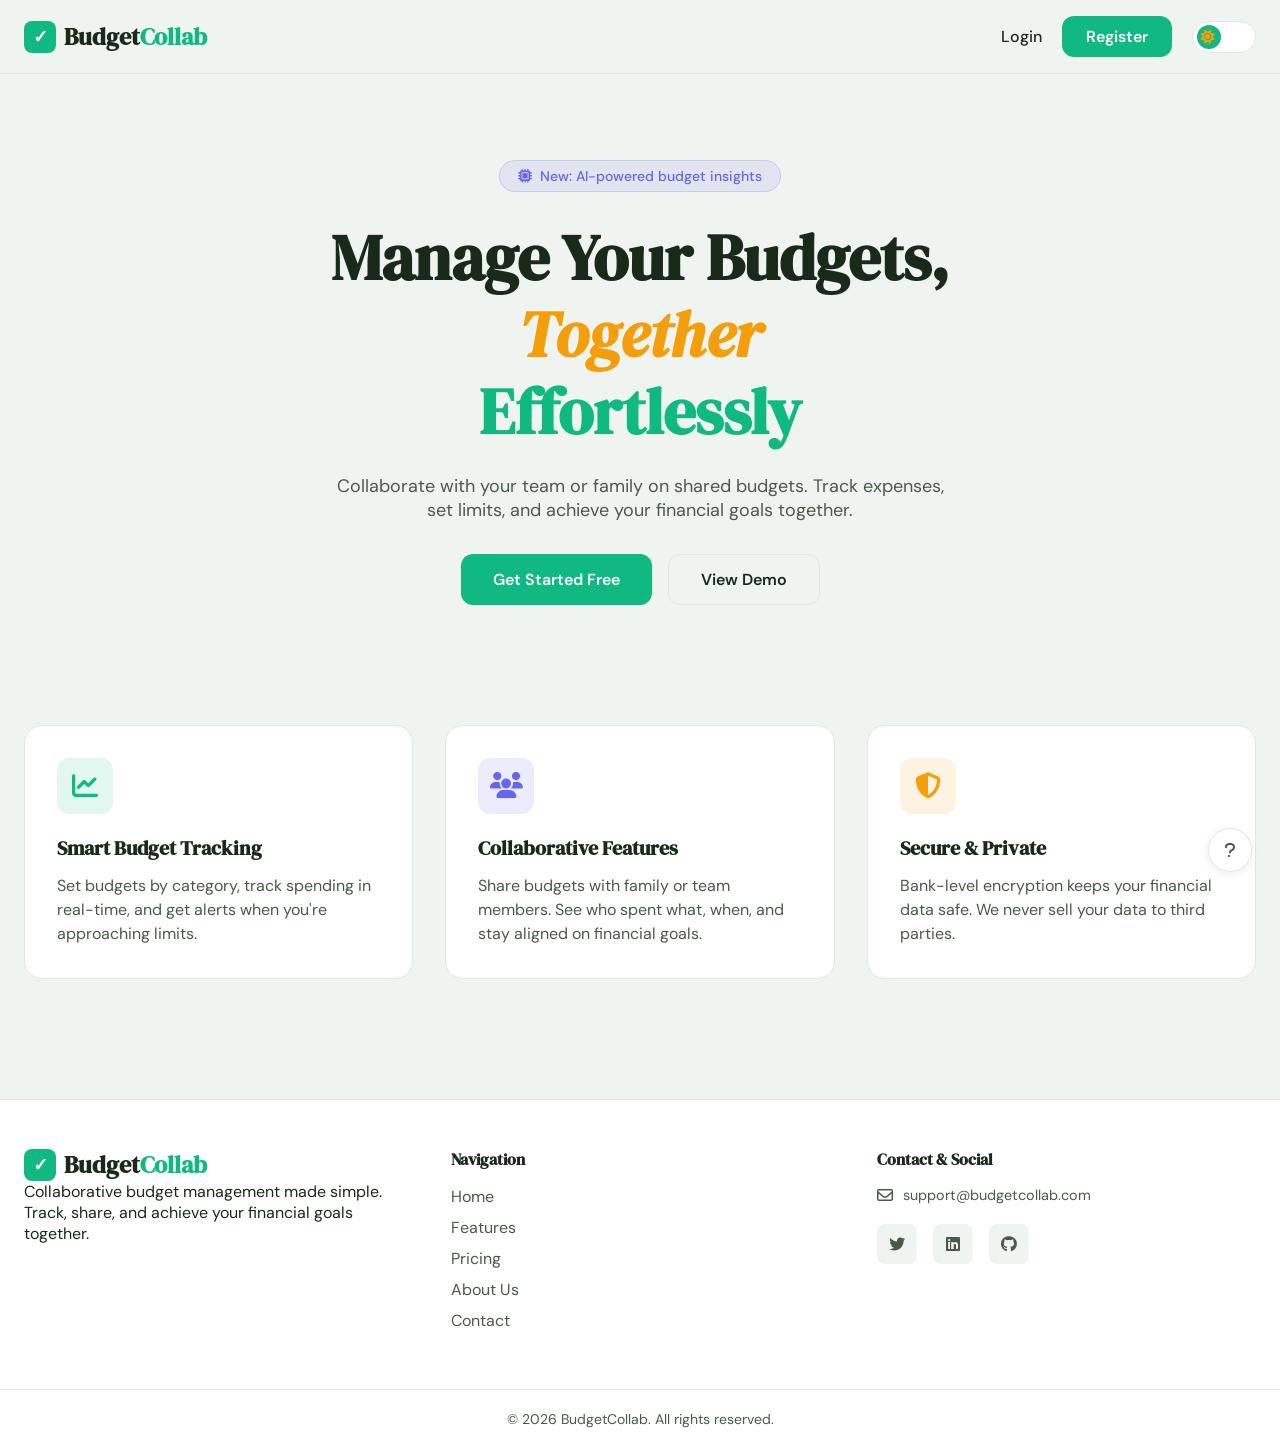
<file: frontend/pages/index.html>
<!DOCTYPE html>
<html lang="en">
<head>
    <meta charset="UTF-8">
    <meta name="viewport" content="width=device-width, initial-scale=1.0">
    <title>BudgetCollab | Collaborative Budget Management</title>
    <link href="https://fonts.googleapis.com/css2?family=DM+Sans:opsz,wght@9..40,400;9..40,500;9..40,600;9..40,700&family=DM+Serif+Display:ital@0;1&display=swap" rel="stylesheet">
    <link rel="stylesheet" href="https://cdnjs.cloudflare.com/ajax/libs/font-awesome/6.5.1/css/all.min.css">
    <link rel="stylesheet" href="../css/style.css">
</head>
<body class="landing-page">
    <nav class="landing-nav">
        <div class="nav-container">
            <div class="logo">
                <div class="logo-icon">✓</div>
                <span class="logo-text">Budget<span class="logo-highlight">Collab</span></span>
            </div>
            <div class="nav-links">
                <a href="login.html" class="nav-link">Login</a>
                <a href="register.html" class="btn-primary">Register</a>
                <button class="theme-toggle" id="themeToggle" aria-label="Toggle theme">
                    <i class="fas fa-sun toggle-icon" id="toggleIcon"></i>
                    <div class="toggle-knob"></div>
                </button>
            </div>
        </div>
    </nav>

    <main class="landing-main">
        <section class="banner-section">
            <div class="banner-badge">
                <i class="fas fa-microchip"></i> New: AI-powered budget insights
            </div>
            <h1 class="banner-title">
                Manage Your Budgets, <span class="highlight-amber">Together</span><br>
                <span class="highlight-green">Effortlessly</span>
            </h1>
            <p class="banner-subtitle">
                Collaborate with your team or family on shared budgets. Track expenses, <br>
                set limits, and achieve your financial goals together.
            </p>
            <div class="banner-buttons">
                <a href="register.html" class="btn-primary btn-large">Get Started Free</a>
                <a href="#features" class="btn-secondary btn-large">View Demo</a>
            </div>
        </section>

        <div class="features-grid" id="features">
            <div class="feature-card">
                <div class="feature-icon feature-icon--green"><i class="fas fa-chart-line"></i></div>
                <h3>Smart Budget Tracking</h3>
                <p>Set budgets by category, track spending in real-time, and get alerts when you're approaching limits.</p>
            </div>
            <div class="feature-card">
                <div class="feature-icon feature-icon--indigo"><i class="fas fa-users"></i></div>
                <h3>Collaborative Features</h3>
                <p>Share budgets with family or team members. See who spent what, when, and stay aligned on financial goals.</p>
            </div>
            <div class="feature-card">
                <div class="feature-icon feature-icon--amber"><i class="fas fa-shield-alt"></i></div>
                <h3>Secure & Private</h3>
                <p>Bank-level encryption keeps your financial data safe. We never sell your data to third parties.</p>
            </div>
        </div>
    </main>

    <footer class="landing-footer">
        <div class="footer-content">
            <div class="footer-column">
                <div class="logo">
                    <div class="logo-icon">✓</div>
                    <span class="logo-text">Budget<span class="logo-highlight">Collab</span></span>
                </div>
                <p>Collaborative budget management made simple. Track, share, and achieve your financial goals together.</p>
            </div>
            <div class="footer-column">
                <h4>Navigation</h4>
                <ul>
                    <li><a href="#">Home</a></li>
                    <li><a href="#">Features</a></li>
                    <li><a href="#">Pricing</a></li>
                    <li><a href="#">About Us</a></li>
                    <li><a href="#">Contact</a></li>
                </ul>
            </div>
            <div class="footer-column">
                <h4>Contact & Social</h4>
                <div class="contact-email">
                    <i class="far fa-envelope"></i>
                    <a href="mailto:support@budgetcollab.com">support@budgetcollab.com</a>
                </div>
                <div class="social-links">
                    <a href="#"><i class="fab fa-twitter"></i></a>
                    <a href="#"><i class="fab fa-linkedin"></i></a>
                    <a href="#"><i class="fab fa-github"></i></a>
                </div>
            </div>
        </div>
        <div class="footer-copyright">
            <p>© 2026 BudgetCollab. All rights reserved.</p>
        </div>
    </footer>

    <button class="help-fab" aria-label="Help">
        <i class="fas fa-question"></i>
    </button>

    <script src="../js/main.js"></script>
</body>
</html>
</file>
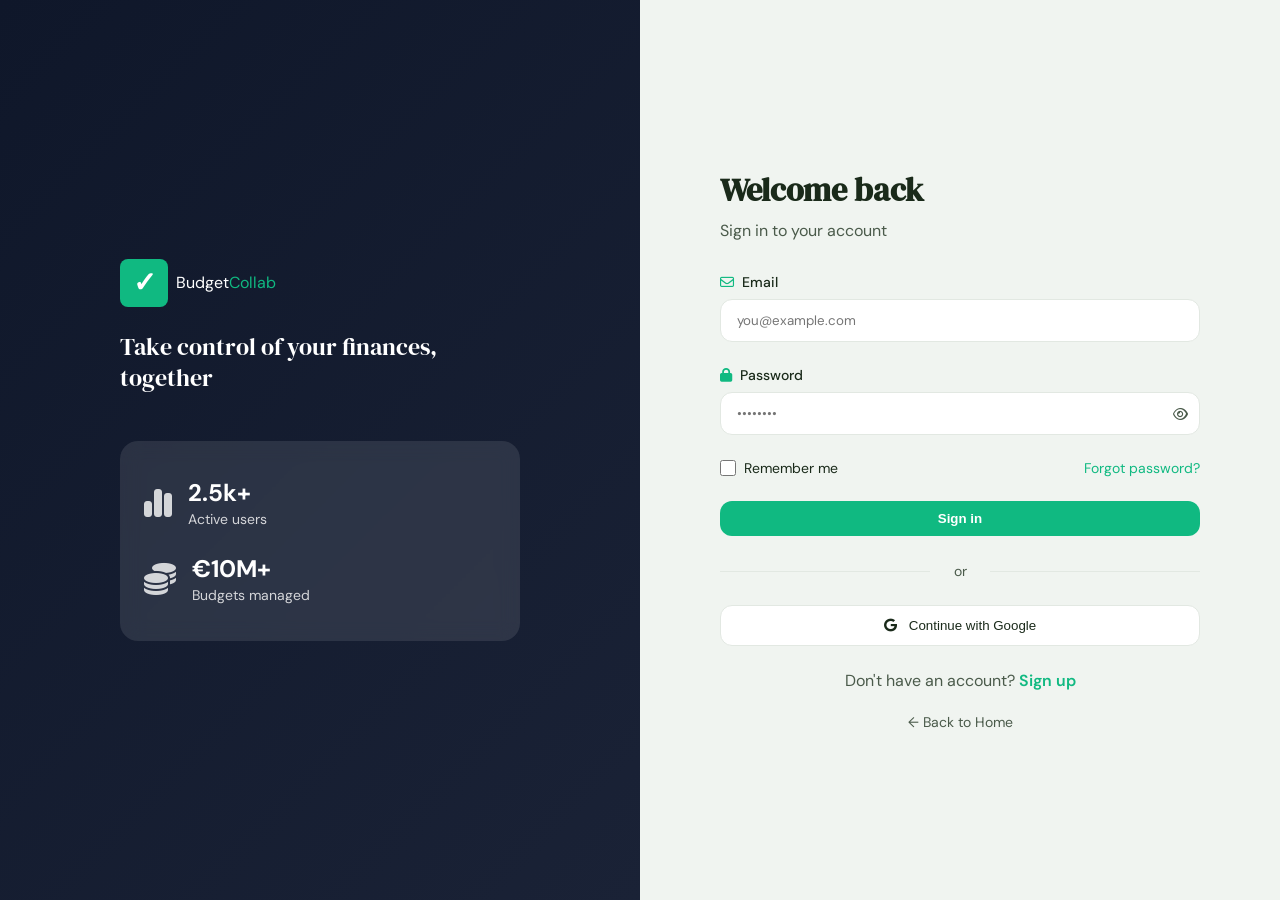
<file: frontend/pages/login.html>
<!DOCTYPE html>
<html lang="en">
<head>
    <meta charset="UTF-8">
    <meta name="viewport" content="width=device-width, initial-scale=1.0">
    <title>Sign in - BudgetCollab</title>
    <link href="https://fonts.googleapis.com/css2?family=DM+Sans:wght@400;500;600;700&family=DM+Serif+Display:ital@0;1&display=swap" rel="stylesheet">
    <link rel="stylesheet" href="https://cdnjs.cloudflare.com/ajax/libs/font-awesome/6.5.1/css/all.min.css">
    <link rel="stylesheet" href="../css/style.css">
</head>
<body class="auth-page">
    <div class="auth-container">
        <div class="auth-left">
            <div class="auth-left-content">
                <div class="logo logo-large">
                    <div class="logo-icon">✓</div>
                    <span>Budget<span class="logo-highlight">Collab</span></span>
                </div>
                <p class="auth-tagline">Take control of your finances, together</p>
                
                <div class="stats-frosted">
                    <div class="stat-item">
                        <i class="fas fa-chart-simple"></i>
                        <div>
                            <span class="stat-number">2.5k+</span>
                            <span class="stat-label">Active users</span>
                        </div>
                    </div>
                    <div class="stat-item">
                        <i class="fas fa-coins"></i>
                        <div>
                            <span class="stat-number">€10M+</span>
                            <span class="stat-label">Budgets managed</span>
                        </div>
                    </div>
                </div>
            </div>
        </div>

        <div class="auth-right">
            <div class="auth-form-container">
                <div class="auth-header">
                    <h2>Welcome back</h2>
                    <p>Sign in to your account</p>
                </div>

                <form action="#" method="POST" class="auth-form" id="loginForm">
                    <div class="form-group">
                        <label for="email">
                            <i class="far fa-envelope"></i>
                            Email
                        </label>
                        <input type="email" id="email" name="email" required placeholder="you@example.com">
                    </div>

                    <div class="form-group">
                        <label for="password">
                            <i class="fas fa-lock"></i>
                            Password
                        </label>
                        <div class="password-wrapper">
                            <input type="password" id="password" name="password" required placeholder="••••••••">
                            <button type="button" class="toggle-password" data-target="password">
                                <i class="far fa-eye"></i>
                            </button>
                        </div>
                    </div>

                    <div class="form-options">
                        <label class="checkbox">
                            <input type="checkbox" name="remember">
                            <span>Remember me</span>
                        </label>
                        <a href="#" class="forgot-link">Forgot password?</a>
                    </div>

                    <button type="submit" class="btn-primary btn-block">Sign in</button>
                </form>

                <div class="auth-divider">
                    <span>or</span>
                </div>

                <button class="btn-google btn-block">
                    <i class="fab fa-google"></i>
                    Continue with Google
                </button>

                <p class="auth-footer">
                    Don't have an account? 
                    <a href="register.html">Sign up</a>
                </p>
                <p class="back-home">
                    <a href="index.html">← Back to Home</a>
                </p>
            </div>
        </div>
    </div>

    <script src="../js/main.js"></script>
</body>
</html>
</file>
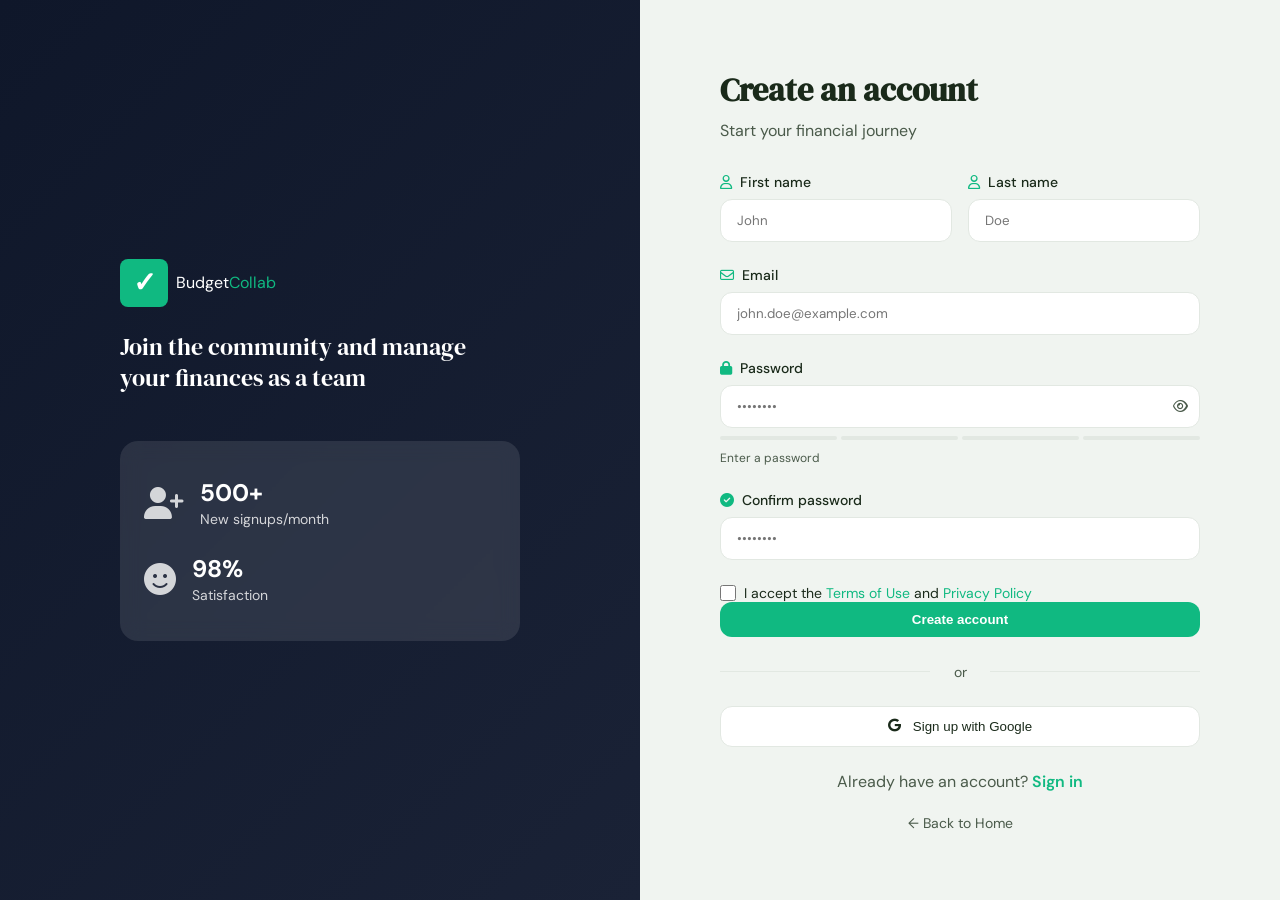
<file: frontend/pages/register.html>
<!DOCTYPE html>
<html lang="en">
<head>
    <meta charset="UTF-8">
    <meta name="viewport" content="width=device-width, initial-scale=1.0">
    <title>Sign up - BudgetCollab</title>
    <link href="https://fonts.googleapis.com/css2?family=DM+Sans:wght@400;500;600;700&family=DM+Serif+Display:ital@0;1&display=swap" rel="stylesheet">
    <link rel="stylesheet" href="https://cdnjs.cloudflare.com/ajax/libs/font-awesome/6.5.1/css/all.min.css">
    <link rel="stylesheet" href="../css/style.css">
</head>
<body class="auth-page">
    <div class="auth-container">
        <div class="auth-left">
            <div class="auth-left-content">
                <div class="logo logo-large">
                    <div class="logo-icon">✓</div>
                    <span>Budget<span class="logo-highlight">Collab</span></span>
                </div>
                <p class="auth-tagline">Join the community and manage your finances as a team</p>
                
                <div class="stats-frosted">
                    <div class="stat-item">
                        <i class="fas fa-user-plus"></i>
                        <div>
                            <span class="stat-number">500+</span>
                            <span class="stat-label">New signups/month</span>
                        </div>
                    </div>
                    <div class="stat-item">
                        <i class="fas fa-smile"></i>
                        <div>
                            <span class="stat-number">98%</span>
                            <span class="stat-label">Satisfaction</span>
                        </div>
                    </div>
                </div>
            </div>
        </div>

        <div class="auth-right">
            <div class="auth-form-container">
                <div class="auth-header">
                    <h2>Create an account</h2>
                    <p>Start your financial journey</p>
                </div>

                <form action="#" method="POST" class="auth-form" id="registerForm">
                    <div class="form-row-2">
                        <div class="form-group">
                            <label for="firstname">
                                <i class="far fa-user"></i>
                                First name
                            </label>
                            <input type="text" id="firstname" name="firstname" required placeholder="John">
                        </div>
                        <div class="form-group">
                            <label for="lastname">
                                <i class="far fa-user"></i>
                                Last name
                            </label>
                            <input type="text" id="lastname" name="lastname" required placeholder="Doe">
                        </div>
                    </div>

                    <div class="form-group">
                        <label for="email">
                            <i class="far fa-envelope"></i>
                            Email
                        </label>
                        <input type="email" id="email" name="email" required placeholder="john.doe@example.com">
                    </div>

                    <div class="form-group">
                        <label for="password">
                            <i class="fas fa-lock"></i>
                            Password
                        </label>
                        <div class="password-wrapper">
                            <input type="password" id="password" name="password" required placeholder="••••••••">
                            <button type="button" class="toggle-password" data-target="password">
                                <i class="far fa-eye"></i>
                            </button>
                        </div>
                        <div class="strength-meter">
                            <div class="strength-bars">
                                <div class="strength-bar"></div>
                                <div class="strength-bar"></div>
                                <div class="strength-bar"></div>
                                <div class="strength-bar"></div>
                            </div>
                            <span class="strength-text">Enter a password</span>
                        </div>
                    </div>

                    <div class="form-group">
                        <label for="confirm_password">
                            <i class="fas fa-check-circle"></i>
                            Confirm password
                        </label>
                        <input type="password" id="confirm_password" name="confirm_password" required placeholder="••••••••">
                    </div>

                    <label class="checkbox">
                        <input type="checkbox" name="terms" required>
                        <span>I accept the <a href="#" class="link">Terms of Use</a> and <a href="#" class="link">Privacy Policy</a></span>
                    </label>

                    <button type="submit" class="btn-primary btn-block">Create account</button>
                </form>

                <div class="auth-divider">
                    <span>or</span>
                </div>

                <button class="btn-google btn-block">
                    <i class="fab fa-google"></i>
                    Sign up with Google
                </button>

                <p class="auth-footer">
                    Already have an account? 
                    <a href="login.html">Sign in</a>
                </p>
                <p class="back-home">
                    <a href="index.html">← Back to Home</a>
                </p>
            </div>
        </div>
    </div>

    <script src="../js/main.js"></script>
</body>
</html>
</file>
<file: frontend/css/style.css>
:root {
    --bg-primary: #F0F4F0;
    --bg-surface: #FFFFFF;
    --bg-card: #FFFFFF;
    --text-primary: #1A2A1A;
    --text-secondary: #4A5A4A;
    --border-color: #E2E8E2;
    
    --green: #10B981;
    --green-dark: #059669;
    --amber: #F59E0B;
    --red: #EF4444;
    --indigo: #6366F1;
    --indigo-dark: #4F46E5;
    
    --radius-sm: 8px;
    --radius-md: 12px;
    --radius-lg: 18px;
    --radius-xl: 28px;

    --text: var(--text-primary);
    --border: var(--border-color);
    --green-dim: rgba(16, 185, 129, 0.1);
}

[data-theme="dark"] {
    --bg-primary: #070B14;
    --bg-surface: #0F172A;
    --bg-card: #1A2236;
    --text-primary: #F1F5F9;
    --text-secondary: #94A3B8;
    --border-color: #1E293B;
}

* {
    margin: 0;
    padding: 0;
    box-sizing: border-box;
}

body {
    font-family: 'DM Sans', sans-serif;
    background-color: var(--bg-primary);
    color: var(--text-primary);
    transition: background-color 0.3s ease, color 0.3s ease;
}

h1, h2, h3, h4, .logo-text {
    font-family: 'DM Serif Display', serif;
}

.logo {
    display: flex;
    align-items: center;
    gap: 8px;
}

.logo-icon {
    width: 32px;
    height: 32px;
    background: var(--green);
    border-radius: var(--radius-sm);
    display: flex;
    align-items: center;
    justify-content: center;
    color: white;
    font-weight: bold;
    font-size: 18px;
}

.logo-text {
    font-size: 1.5rem;
    font-weight: 600;
}

.logo-highlight {
    color: var(--green);
}

.logo-large .logo-icon {
    width: 48px;
    height: 48px;
    font-size: 28px;
}

.logo-large .logo-text {
    font-size: 2rem;
}

.btn-primary {
    background: var(--green);
    color: white;
    border: none;
    padding: 10px 24px;
    border-radius: var(--radius-md);
    font-weight: 600;
    cursor: pointer;
    transition: all 0.2s ease;
    text-decoration: none;
    display: inline-flex;
    align-items: center;
    gap: 8px;
}

.btn-primary:hover {
    background: var(--green-dark);
    transform: translateY(-1px);
}

.btn-secondary {
    background: transparent;
    color: var(--text-primary);
    border: 1px solid var(--border-color);
    padding: 10px 24px;
    border-radius: var(--radius-md);
    font-weight: 600;
    cursor: pointer;
    text-decoration: none;
    display: inline-flex;
    align-items: center;
    gap: 8px;
}

.btn-secondary:hover {
    background: var(--bg-surface);
}

.btn-large {
    padding: 14px 32px;
    font-size: 1rem;
}

.btn-block {
    width: 100%;
    justify-content: center;
}

.btn-google {
    background: var(--bg-surface);
    border: 1px solid var(--border-color);
    border-radius: var(--radius-md);
    padding: 12px;
    font-weight: 500;
    cursor: pointer;
    display: flex;
    align-items: center;
    justify-content: center;
    gap: 12px;
    color: var(--text-primary);
    transition: all 0.2s ease;
}

.btn-google:hover {
    background: var(--bg-primary);
}

.theme-toggle {
    width: 64px;
    height: 32px;
    background: var(--bg-surface);
    border: 1px solid var(--border-color);
    border-radius: 32px;
    position: relative;
    cursor: pointer;
    display: flex;
    align-items: center;
    justify-content: space-between;
    padding: 0 8px;
}

.toggle-icon {
    font-size: 14px;
    color: var(--amber);
    z-index: 1;
}

.toggle-knob {
    width: 24px;
    height: 24px;
    background: var(--green);
    border-radius: 50%;
    position: absolute;
    top: 3px;
    left: 4px;
    transition: transform 0.3s ease;
}

[data-theme="dark"] .toggle-knob {
    transform: translateX(30px);
}

.landing-nav {
    position: fixed;
    top: 0;
    left: 0;
    right: 0;
    background: var(--bg-primary);
    border-bottom: 1px solid var(--border-color);
    padding: 16px 0;
    z-index: 100;
}

.nav-container {
    max-width: 1280px;
    margin: 0 auto;
    padding: 0 24px;
    display: flex;
    justify-content: space-between;
    align-items: center;
}

.nav-links {
    display: flex;
    align-items: center;
    gap: 20px;
}

.nav-link {
    color: var(--text-primary);
    text-decoration: none;
    font-weight: 500;
}

.landing-main {
    padding-top: 100px;
}

.banner-section {
    max-width: 900px;
    margin: 0 auto;
    text-align: center;
    padding: 60px 24px;
}

.banner-badge {
    display: inline-flex;
    align-items: center;
    gap: 8px;
    background: rgba(99, 102, 241, 0.1);
    padding: 6px 18px;
    border-radius: 40px;
    font-size: 0.875rem;
    color: var(--indigo);
    margin-bottom: 28px;
    border: 1px solid rgba(99, 102, 241, 0.2);
    font-weight: 500;
}

.banner-title {
    font-size: 3rem;
    line-height: 1.2;
    margin-bottom: 24px;
}

@media (min-width: 768px) {
    .banner-title {
        font-size: 4rem;
    }
}

.highlight-amber {
    color: var(--amber);
    font-style: italic;
}

.highlight-green {
    color: var(--green);
    display: inline; /* CORRIGÉ : était "block" */
}

.banner-subtitle {
    font-size: 1.125rem;
    color: var(--text-secondary);
    margin-bottom: 32px;
}

.banner-buttons {
    display: flex;
    gap: 16px;
    justify-content: center;
    flex-wrap: wrap;
}

.features-grid {
    max-width: 1280px;
    margin: 0 auto;
    padding: 60px 24px;
    display: grid;
    grid-template-columns: repeat(auto-fit, minmax(300px, 1fr));
    gap: 32px;
}

.feature-card {
    background: var(--bg-card);
    border-radius: var(--radius-lg);
    padding: 32px;
    transition: transform 0.2s ease;
    border: 1px solid var(--border-color);
}

.feature-card:hover {
    transform: translateY(-4px);
}

.feature-icon {
    width: 56px;
    height: 56px;
    border-radius: var(--radius-md);
    display: flex;
    align-items: center;
    justify-content: center;
    margin-bottom: 20px;
}

.feature-icon--green {
    background: rgba(16, 185, 129, 0.12);
}
.feature-icon--green i { color: var(--green); }

.feature-icon--indigo {
    background: rgba(99, 102, 241, 0.12);
}
.feature-icon--indigo i { color: var(--indigo); }

.feature-icon--amber {
    background: rgba(245, 158, 11, 0.12);
}
.feature-icon--amber i { color: var(--amber); }

.feature-icon i {
    font-size: 26px;
}

.feature-card h3 {
    margin-bottom: 12px;
    font-size: 1.25rem;
}

.feature-card p {
    color: var(--text-secondary);
    line-height: 1.5;
}

.landing-footer {
    background: var(--bg-surface);
    border-top: 1px solid var(--border-color);
    margin-top: 60px;
}

.footer-content {
    max-width: 1280px;
    margin: 0 auto;
    padding: 48px 24px;
    display: grid;
    grid-template-columns: repeat(auto-fit, minmax(200px, 1fr));
    gap: 48px;
}

.footer-column h4 {
    margin-bottom: 16px;
    font-size: 1rem;
}

.footer-column ul {
    list-style: none;
}

.footer-column ul li {
    margin-bottom: 10px;
}

.footer-column a {
    color: var(--text-secondary);
    text-decoration: none;
    transition: color 0.2s;
}

.footer-column a:hover {
    color: var(--green);
}

.social-links {
    display: flex;
    gap: 16px;
}

.social-links a {
    width: 40px;
    height: 40px;
    background: var(--bg-primary);
    border-radius: var(--radius-sm);
    display: flex;
    align-items: center;
    justify-content: center;
}

.footer-copyright {
    max-width: 1280px;
    margin: 0 auto;
    padding: 20px 24px;
    border-top: 1px solid var(--border-color);
    text-align: center;
    color: var(--text-secondary);
    font-size: 0.875rem;
}
.back-home {
    text-align: center;
    margin-top: 20px;
}

.back-home a {
    color: var(--text-secondary);
    text-decoration: none;
    font-size: 0.875rem;
    transition: color 0.2s;
}

.back-home a:hover {
    color: var(--green);
}
.auth-page {
    min-height: 100vh;
    display: flex;
    align-items: center;
    justify-content: center;
}

.auth-container {
    display: grid;
    grid-template-columns: 1fr 1fr;
    min-height: 100vh;
    width: 100%;
}

.auth-left {
    background: linear-gradient(135deg, #0F172A 0%, #1A2236 100%);
    display: flex;
    align-items: center;
    justify-content: center;
    padding: 48px;
}

.auth-left-content {
    max-width: 400px;
    color: white;
}

.auth-tagline {
    font-size: 1.5rem;
    margin: 24px 0 48px;
    line-height: 1.3;
    font-family: 'DM Serif Display', serif;
}

.stats-frosted {
    background: rgba(255, 255, 255, 0.1);
    backdrop-filter: blur(10px);
    border-radius: var(--radius-lg);
    padding: 24px;
}

.stat-item {
    display: flex;
    align-items: center;
    gap: 16px;
    padding: 12px 0;
}

.stat-item i {
    font-size: 32px;
    opacity: 0.8;
}

.stat-number {
    display: block;
    font-size: 1.5rem;
    font-weight: 700;
}

.stat-label {
    font-size: 0.875rem;
    opacity: 0.8;
}

.auth-right {
    background: var(--bg-primary);
    display: flex;
    align-items: center;
    justify-content: center;
    padding: 48px;
}

.auth-form-container {
    max-width: 480px;
    width: 100%;
}

.auth-header {
    margin-bottom: 32px;
}

.auth-header h2 {
    font-size: 2rem;
    margin-bottom: 8px;
}

.auth-header p {
    color: var(--text-secondary);
}

.form-group {
    margin-bottom: 24px;
}

.form-group label {
    display: flex;
    align-items: center;
    gap: 8px;
    margin-bottom: 8px;
    font-weight: 500;
    font-size: 0.875rem;
}

.form-group label i {
    color: var(--green);
}

.form-group input {
    width: 100%;
    padding: 12px 16px;
    background: var(--bg-surface);
    border: 1px solid var(--border-color);
    border-radius: var(--radius-md);
    color: var(--text-primary);
    font-family: 'DM Sans', sans-serif;
    transition: all 0.2s;
}

.form-group input:focus {
    outline: none;
    border-color: var(--green);
}

.form-row-2 {
    display: grid;
    grid-template-columns: 1fr 1fr;
    gap: 16px;
}

.password-wrapper {
    position: relative;
}

.toggle-password {
    position: absolute;
    right: 12px;
    top: 50%;
    transform: translateY(-50%);
    background: none;
    border: none;
    cursor: pointer;
    color: var(--text-secondary);
}

.strength-meter {
    margin-top: 8px;
}

.strength-bars {
    display: flex;
    gap: 4px;
    margin-bottom: 6px;
}

.strength-bar {
    flex: 1;
    height: 4px;
    background: var(--border-color);
    border-radius: 2px;
    transition: all 0.2s;
}

.strength-bar.active-1 { background: var(--red); }
.strength-bar.active-2 { background: var(--amber); }
.strength-bar.active-3 { background: var(--indigo); }
.strength-bar.active-4 { background: var(--green); }

.strength-text {
    font-size: 0.75rem;
    color: var(--text-secondary);
}

.form-options {
    display: flex;
    justify-content: space-between;
    align-items: center;
    margin-bottom: 24px;
}

.checkbox {
    display: flex;
    align-items: center;
    gap: 8px;
    cursor: pointer;
    font-size: 0.875rem;
}

.checkbox input {
    width: 16px;
    height: 16px;
    cursor: pointer;
}

.forgot-link, .link {
    color: var(--green);
    text-decoration: none;
    font-size: 0.875rem;
}

.auth-divider {
    text-align: center;
    margin: 24px 0;
    position: relative;
}

.auth-divider::before,
.auth-divider::after {
    content: '';
    position: absolute;
    top: 50%;
    width: calc(50% - 30px);
    height: 1px;
    background: var(--border-color);
}

.auth-divider::before { left: 0; }
.auth-divider::after { right: 0; }

.auth-divider span {
    background: var(--bg-primary);
    padding: 0 16px;
    color: var(--text-secondary);
    font-size: 0.875rem;
}

.auth-footer {
    text-align: center;
    margin-top: 24px;
    color: var(--text-secondary);
}

.auth-footer a {
    color: var(--green);
    text-decoration: none;
    font-weight: 600;
}

.contact-email {
    display: flex;
    align-items: center;
    gap: 10px;
    margin-bottom: 20px;
    color: var(--text-secondary);
    font-size: 0.9rem;
}

.contact-email i {
    color: var(--text-secondary);
    font-size: 16px;
}

.help-fab {
    position: fixed;
    bottom: 28px;
    right: 28px;
    width: 44px;
    height: 44px;
    background: var(--bg-surface);
    border: 1px solid var(--border-color);
    border-radius: 50%;
    display: flex;
    align-items: center;
    justify-content: center;
    cursor: pointer;
    color: var(--text-secondary);
    font-size: 16px;
    transition: all 0.2s ease;
    z-index: 200;
    box-shadow: 0 2px 8px rgba(0,0,0,0.08);
}

.help-fab:hover {
    background: var(--green);
    color: white;
    border-color: var(--green);
}

@media (max-width: 768px) {
    .auth-container {
        grid-template-columns: 1fr;
    }
    
    .auth-left {
        display: none;
    }
    
    .banner-title {
        font-size: 2rem;
    }
    
    .banner-subtitle {
        font-size: 1rem;
    }
    
    .features-grid {
        gap: 20px;
        padding: 40px 20px;
    }
    
    .footer-content {
        grid-template-columns: 1fr;
        gap: 32px;
        padding: 40px 20px;
    }

    
}
</file>
